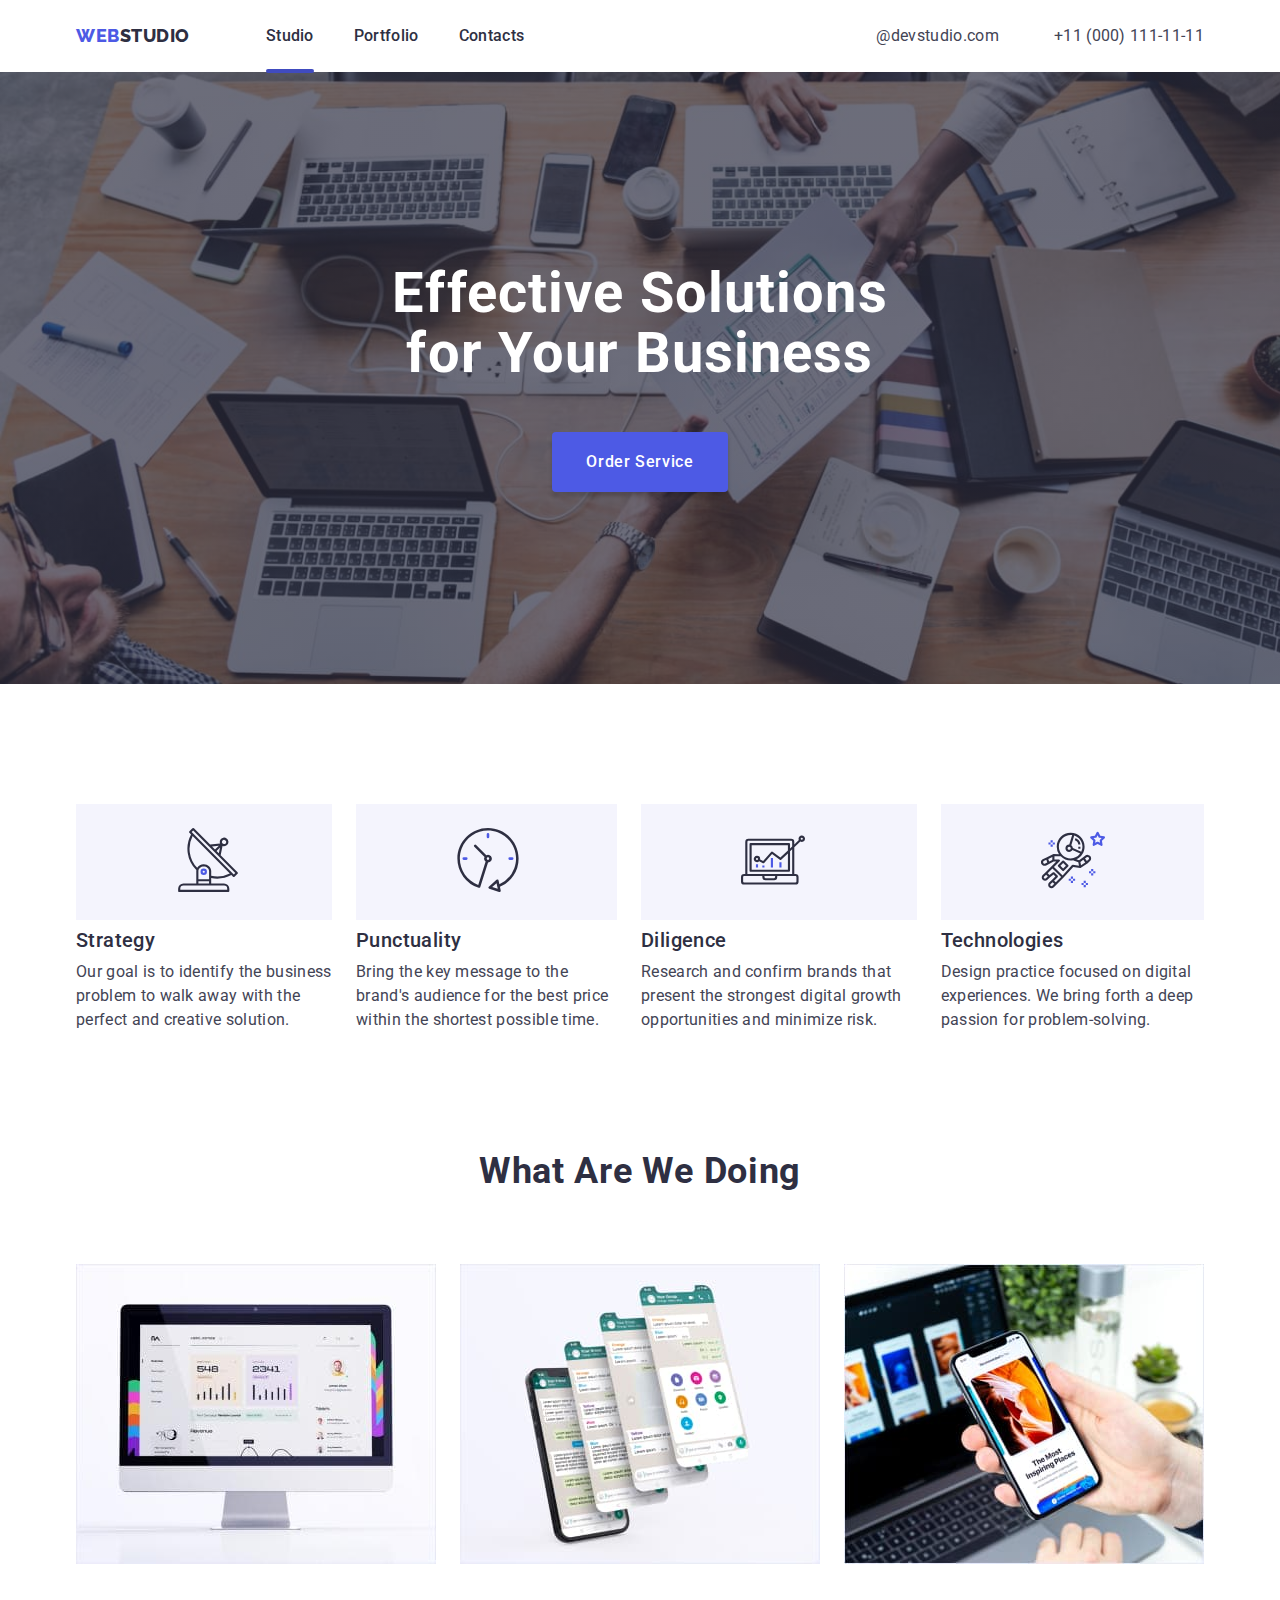
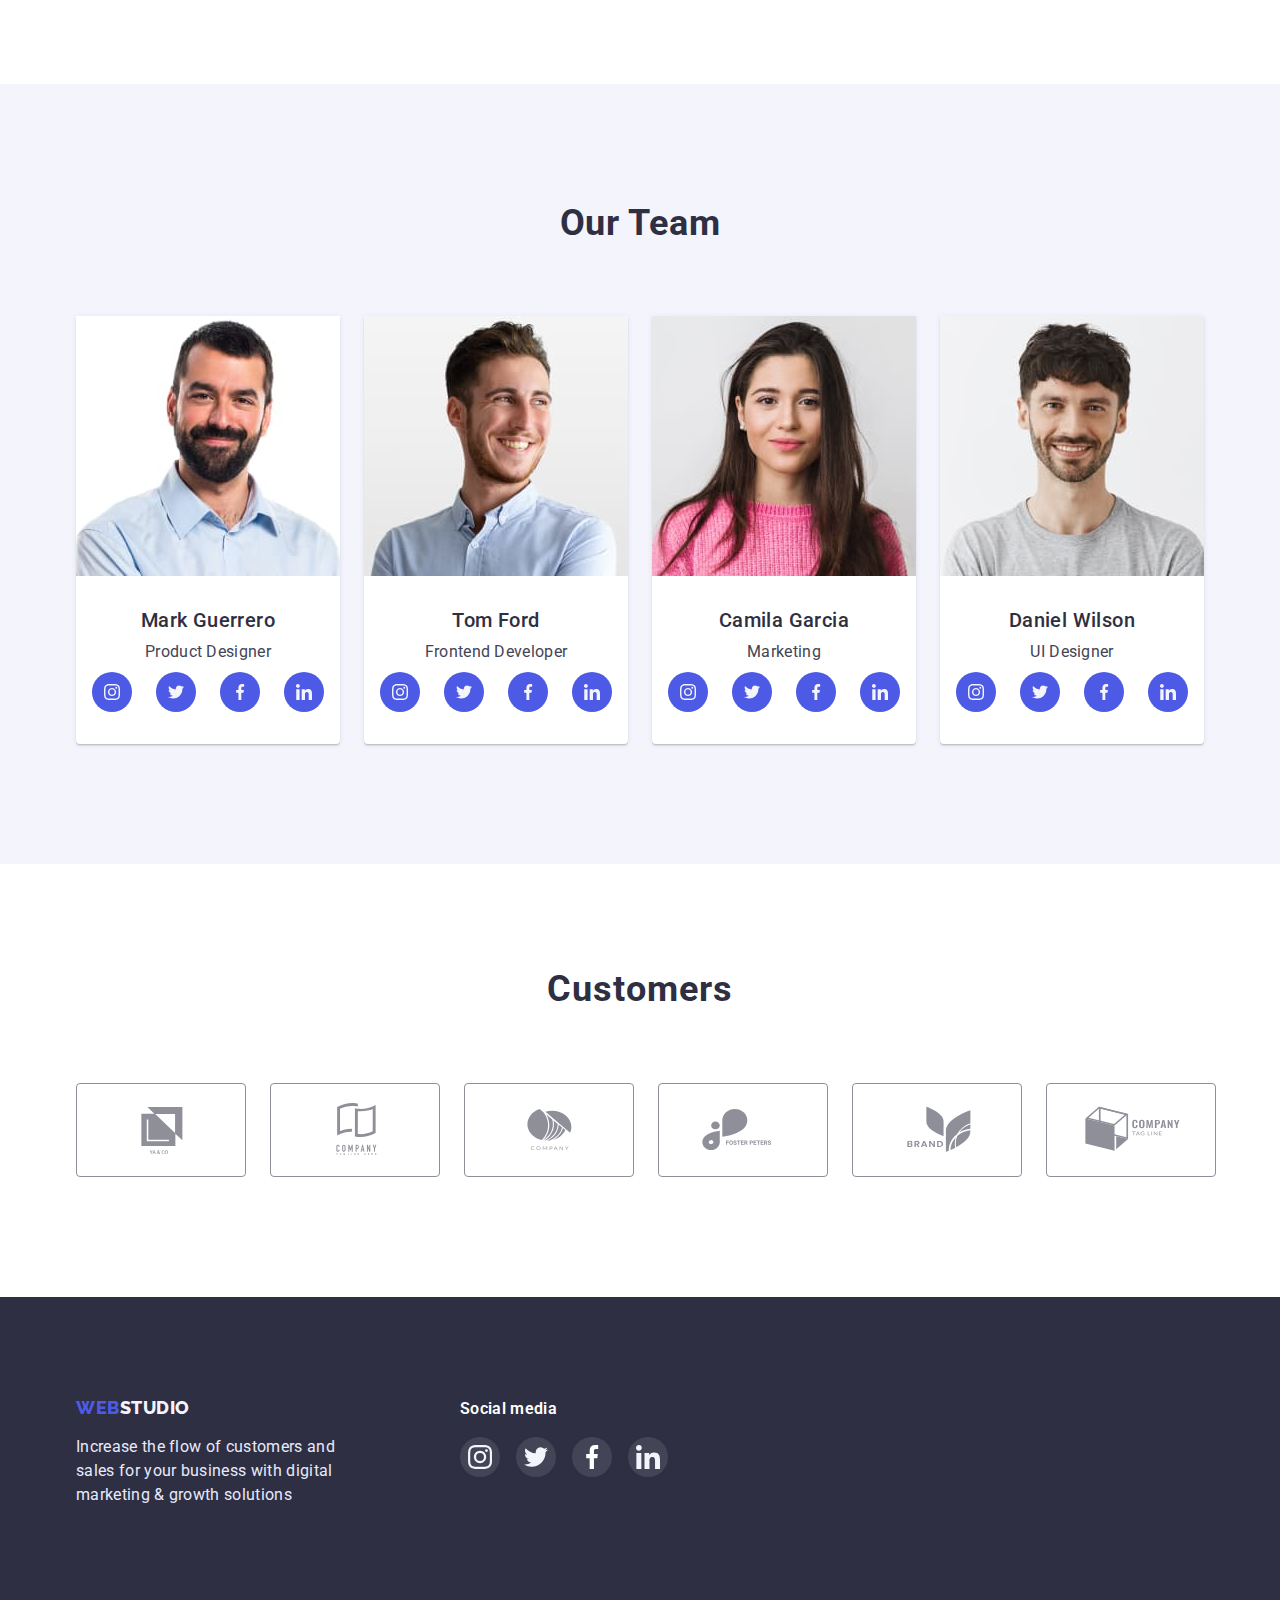
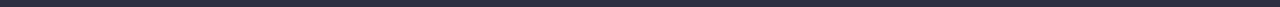
<file: index.html>
<!DOCTYPE html>
<html lang="en">
<head>
    <meta charset="UTF-8">
    <meta http-equiv="X-UA-Compatible" content="IE=edge">
    <meta name="viewport" content="width=device-width, initial-scale=1.0">
    <title>WEBSTUDIO</title>
    <link rel="preconnect" href="https://fonts.googleapis.com"><link rel="preconnect" href="https://fonts.gstatic.com" crossorigin>
    <link href="https://fonts.googleapis.com/css2?family=Raleway:wght@800&family=Roboto:wght@400;500;700;900&display=swap" rel="stylesheet">
    <link rel="stylesheet" href="https://cdnjs.cloudflare.com/ajax/libs/modern-normalize/1.1.0/modern-normalize.css" integrity="sha512-Y0MM+V6ymRKN2zStTqzQ227DWhhp4Mzdo6gnlRnuaNCbc+YN/ZH0sBCLTM4M0oSy9c9VKiCvd4Jk44aCLrNS5Q==" 
    crossorigin="anonymous" referrerpolicy="no-referrer" />
    <link rel="stylesheet" href="css/styles.css">
</head>
<body>
    <!--Шапка сайта-->
   <header class="header">
    <div class="container page-header-container">
           <nav class="header-navigation">
                <a href="./index.html" class="logo logo-header"><span class="web top">Web</span><spam class="studio top">Studio</span></a>
                     <ul class="site-nav list" >
                        <li class="item" >
                           <a href="./index.html" class="link link-activ current">Studio</a>
                        </li>
                        <li class="item">
                            <a href="./portfolio.html" class="link link-activ">Portfolio</a>
                        </li>
                        <li class="item">
                           <a href="" class="link link-activ">Contacts</a>
                       </li>
                     </ul>
            </nav>
                     <ul class="contakt-nav list">
                         <li>
                             <a href="mailto:info@devstudio.com" class="contakt-phone link-activ">@devstudio.com
                             </a>
                         <li>
                     <a href="tel:+110001111111" class="contakt-mail link-activ">+11 (000) 111-11-11
                         </a>
                         </li>
                     </ul>
</div>
   </header>

   <!--Mein-->
   <main>
    <!--Герой-->
    <section class="hero section" >
        <div class="container">
        <h1 class="hero-title">Effective Solutions for Your Business
        </h1>
        <button class="button-main" type="button" data-modal-open> Order Service
        </button> 
        </div>
    </section>
    <!--Наші переваги-->
    <section class="section-features section">
        <div class="container">
        <h2 class="section-title visual-hidden">Our features</h2>
            <ul class="features list">
            <li class="features-menu">
                <div class="features-box-item">
                    <svg class="features-icon">
                        <use href="./images/sprite.svg#icon-antenna"></use>
                    </svg>
                </div>
                <h3 class="features-title">Strategy
                </h3>
                <p class="text">Our goal is to identify the business
                    problem to walk away with the perfect and creative solution. 
                </p>
            </li>
            <li class="features-menu">
                <div class="features-box-item">
                    <svg class="features-icon">
                        <use href="./images/sprite.svg#icon-clock"></use>
                    </svg>
                </div>
                <h3 class="features-title">Punctuality
                </h3>
                <p class="text">Bring the key message to the brand's audience for the best price within the shortest possible time.
                </p>
            </li>
            <li class="features-menu">
                <div class="features-box-item">
                    <svg class="features-icon">
                        <use href="./images/sprite.svg#icon-diagram"></use>
                    </svg>
                </div>
                <h3 class="features-title">Diligence
                </h3>
                <p class="text">Research and confirm brands that present the strongest digital growth opportunities and minimize risk.
                </p>
            </li>
            <li class="features-menu" >
                <div class="features-box-item">
                    <svg class="features-icon">
                        <use href="./images/sprite.svg#icon-astronaut"></use>
                    </svg>
                </div>
                <h3 class="features-title">Technologies
                </h3>
                <p class="text">Design practice focused on digital experiences. We bring forth a deep passion for problem-solving.
                </p>
            </li>
        </ul>
    </div>
    </section>
    <!--Наша робота-->
    <section class="section-work section">
        <div class="container">
        <h2 class="section-title">What are we doing
        </h2>
        <ul class="work list">
            <li>
                <img src="./images/gallery/img.jpg" alt="monitor" 
                width="360"
                height="300"
                />
            </li>
            <li>
                <img src="./images/gallery/img2.jpg" alt="vkladky telefona"
                width="360"
                height="300"
                />
            </li>
            <li>
                <img src="./images/gallery/img3.jpg" alt="telefon"
                width="360"
                height="300"
                />
            </li>
        </ul>
    </div>
    </section>
    <!--Команда-->
    <section class="section-team section">
        <div class="container">
        <h2 class="section-title">Our Team
        </h2>
        <ul class="team-menu list" >
            <li class="team-item">
                <img src="./images/team/mark_guerrero.jpg" alt="foto by Mark Guerrero"
                width="264"
                height="260"/>
                <div class="flex-team">
                <h3 class="person">Mark Guerrero</h3>
                <p class="text">Product Designer</p>
             <ul class="social-list list">
             <li class="social-list-item">
                 <a href="" class="social-list-link">
                 <svg class="social-list-icon" width="16" height="16">
                    <use href="./images/sprite.svg#icon-instagram"></use>
                 </svg>
                </a>
            </li>
            <li class="social-list-item">
                <a href="" class="social-list-link">
                <svg class="social-list-icon" width="16" height="16">
                    <use href="./images/sprite.svg#icon-twitter"></use>
                </svg>
               </a>
           </li>
           <li class="social-list-item">
            <a href="" class="social-list-link">
           <svg class="social-list-icon" width="16" height="16">
            <use href="./images/sprite.svg#icon-facebook"></use>
           </svg>
           </a>
       </li>
       <li class="social-list-item">
        <a href="" class="social-list-link">
        <svg class="social-list-icon" width="16" height="16">
            <use href="./images/sprite.svg#icon-linkedin"></use>
        </svg>
       </a>
   </li>
             </ul>
            </div>
            </li>
            <li class="team-item">
                <img src="./images/team/tom_ford.jpg" alt="foto by Tom Ford"
                width="264"
                height="260"/>
                <div class="flex-team">
                <h3 class="person">Tom Ford</h3>
                <p class="text">Frontend Developer</p>
                <ul class="social-list list">
             <li class="social-list-item">
                 <a href="" class="social-list-link">
                 <svg class="social-list-icon" width="16" height="16">
                    <use href="./images/sprite.svg#icon-instagram"></use>
                 </svg>
                </a>
            </li>
            <li class="social-list-item">
                <a href="" class="social-list-link">
                <svg class="social-list-icon" width="16" height="16">
                    <use href="./images/sprite.svg#icon-twitter"></use>
                </svg>
               </a>
           </li>
           <li class="social-list-item">
            <a href="" class="social-list-link">
           <svg class="social-list-icon" width="16" height="16">
            <use href="./images/sprite.svg#icon-facebook"></use>
           </svg>
           </a>
       </li>
       <li class="social-list-item">
        <a href="" class="social-list-link">
        <svg class="social-list-icon" width="16" height="16">
            <use href="./images/sprite.svg#icon-linkedin"></use>
        </svg>
       </a>
   </li>
             </ul>
            </div>
            </li>
            <li class="team-item">
                <img src="./images/team/camila_garcia.jpg" alt="foto by Camila Garcia"
                width="264"
                height="260"/>
                <div class="flex-team">
                <h3 class="person">Camila Garcia</h3>
                <p class="text">Marketing</p>
                <ul class="social-list list">
                    <li class="social-list-item">
                        <a href="" class="social-list-link">
                        <svg class="social-list-icon" width="16" height="16">
                           <use href="./images/sprite.svg#icon-instagram"></use>
                        </svg>
                       </a>
                   </li>
                   <li class="social-list-item">
                       <a href="" class="social-list-link">
                       <svg class="social-list-icon" width="16" height="16">
                           <use href="./images/sprite.svg#icon-twitter"></use>
                       </svg>
                      </a>
                  </li>
                  <li class="social-list-item">
                   <a href="" class="social-list-link">
                  <svg class="social-list-icon" width="16" height="16">
                   <use href="./images/sprite.svg#icon-facebook"></use>
                  </svg>
                  </a>
              </li>
              <li class="social-list-item">
               <a href="" class="social-list-link">
               <svg class="social-list-icon" width="16" height="16">
                   <use href="./images/sprite.svg#icon-linkedin"></use>
               </svg>
              </a>
          </li>
                    </ul>
                   </div>
                   </li>
            <li class="team-item">
                <img src="./images/team/daniel_wilson.jpg" alt="foto by Daniel Wilson"
                width="264"
                height="260"/>
                <div class="flex-team">
                <h3 class="person">Daniel Wilson</h3>
                <p class="text">UI Designer</p>
                <ul class="social-list list">
                    <li class="social-list-item">
                        <a href="" class="social-list-link">
                        <svg class="social-list-icon" width="16" height="16">
                           <use href="./images/sprite.svg#icon-instagram"></use>
                        </svg>
                       </a>
                   </li>
                   <li class="social-list-item">
                       <a href="" class="social-list-link">
                       <svg class="social-list-icon" width="16" height="16">
                           <use href="./images/sprite.svg#icon-twitter"></use>
                       </svg>
                      </a>
                  </li>
                  <li class="social-list-item">
                   <a href="" class="social-list-link">
                  <svg class="social-list-icon" width="16" height="16">
                   <use href="./images/sprite.svg#icon-facebook"></use>
                  </svg>
                  </a>
              </li>
              <li class="social-list-item">
               <a href="" class="social-list-link">
               <svg class="social-list-icon" width="16" height="16">
                   <use href="./images/sprite.svg#icon-linkedin"></use>
               </svg>
              </a>
          </li>
                    </ul>
                   </div>
                   </li>
        </ul>
    </div>
    </section>
    <!-- ----------------------Customer---------------------------------------- -->
   <section class="customers">
    <div class="container">
<h2 class="customers-title">Customers</h2>
<ul class="customers-list list">
    <li class="customers-menu">
        <a href="" class="customers-link link">
            <svg class="customers-icon" width="104" height="56">
                <use href="./images/sprite.svg#icon-Logo" ></use>
            </svg>
        </a>
    </li>
    <li class="customers-menu">
        <a href="" class="customers-link">
            <svg class="customers-icon" width="104" height="56">
                <use href="./images/sprite.svg#icon-Logo2" ></use>
            </svg>
        </a>
    </li>
    <li class="customers-menu">
        <a href="" class="customers-link">
            <svg class="customers-icon" width="104" height="56">
                <use href="./images/sprite.svg#icon-Logo3" ></use>
            </svg>
        </a>
    </li>
    <li class="customers-menu">
        <a href="" class="customers-link">
            <svg class="customers-icon" width="104" height="56">
                <use href="./images/sprite.svg#icon-Logo4" ></use>
            </svg>
        </a>
    </li>
    <li class="customers-menu">
        <a href="" class="customers-link">
            <svg class="customers-icon" width="104" height="56">
                <use href="./images/sprite.svg#icon-Logo5" ></use>
            </svg>
        </a>
    </li>
    <li class="customers-menu">
        <a href="" class="customers-link">
            <svg class="customers-icon" width="104" height="56">
                <use href="./images/sprite.svg#icon-Logo6" ></use>
            </svg>
        </a>
    </li>
</ul>
    </div>
   </section>
</main> 
<!-- ------------------------Footer-------------------------------------- -->
   <footer class="footer">
    <div class="container footer-container">
        <div class="footer-content">
        <a href="./index.html" class="logo"> <span class="web down">Web</span><spam class="studio licht">Studio</span></a>
        <p class="footers text">Increase the flow of customers and sales for your business with digital marketing & growth solutions
        </p> 
    </div>
    <div class="footer-social">
        <p class="footer-social-content">Social media</p>
        <ul class="footer-social-menu list">
            <li class="social-list-item">
                <a href="" class="footer-social-link">
                <svg class="social-list-icon" width="24" height="24">
                   <use href="./images/sprite.svg#icon-instagram"></use>
                </svg>
               </a>
           </li>
           <li class="social-list-item">
            <a href="" class="footer-social-link">
            <svg class="social-list-icon" width="24" height="24">
               <use href="./images/sprite.svg#icon-twitter"></use>
            </svg>
           </a>
       </li>
       <li class="social-list-item">
        <a href="" class="footer-social-link">
        <svg class="social-list-icon footer-icon" width="24" height="24">
           <use href="./images/sprite.svg#icon-facebook"></use>
        </svg>
       </a>
   </li>
   <li class="social-list-item">
    <a href="" class="footer-social-link">
    <svg class="social-list-icon" width="24" height="24">
       <use href="./images/sprite.svg#icon-linkedin"></use>
    </svg>
   </a>
</li>
        </ul>
    </div>
    </div>
   </footer>
   <!-- ------------------------Модальне вікно------------------------ -->
   <div class="backdrop is-hidden" data-modal>
    <div class="modal">
        <button class="close-btn" type="button" data-modal-close>
            <svg class="close-icon" width="8" height="8">
                <use href="./images/sprite.svg#icon-close" ></use>
            </svg>
        </button>
    </div>
</div>
</section>
   <script src="./js/modal.js"></script>
</body>
</html>
</file>
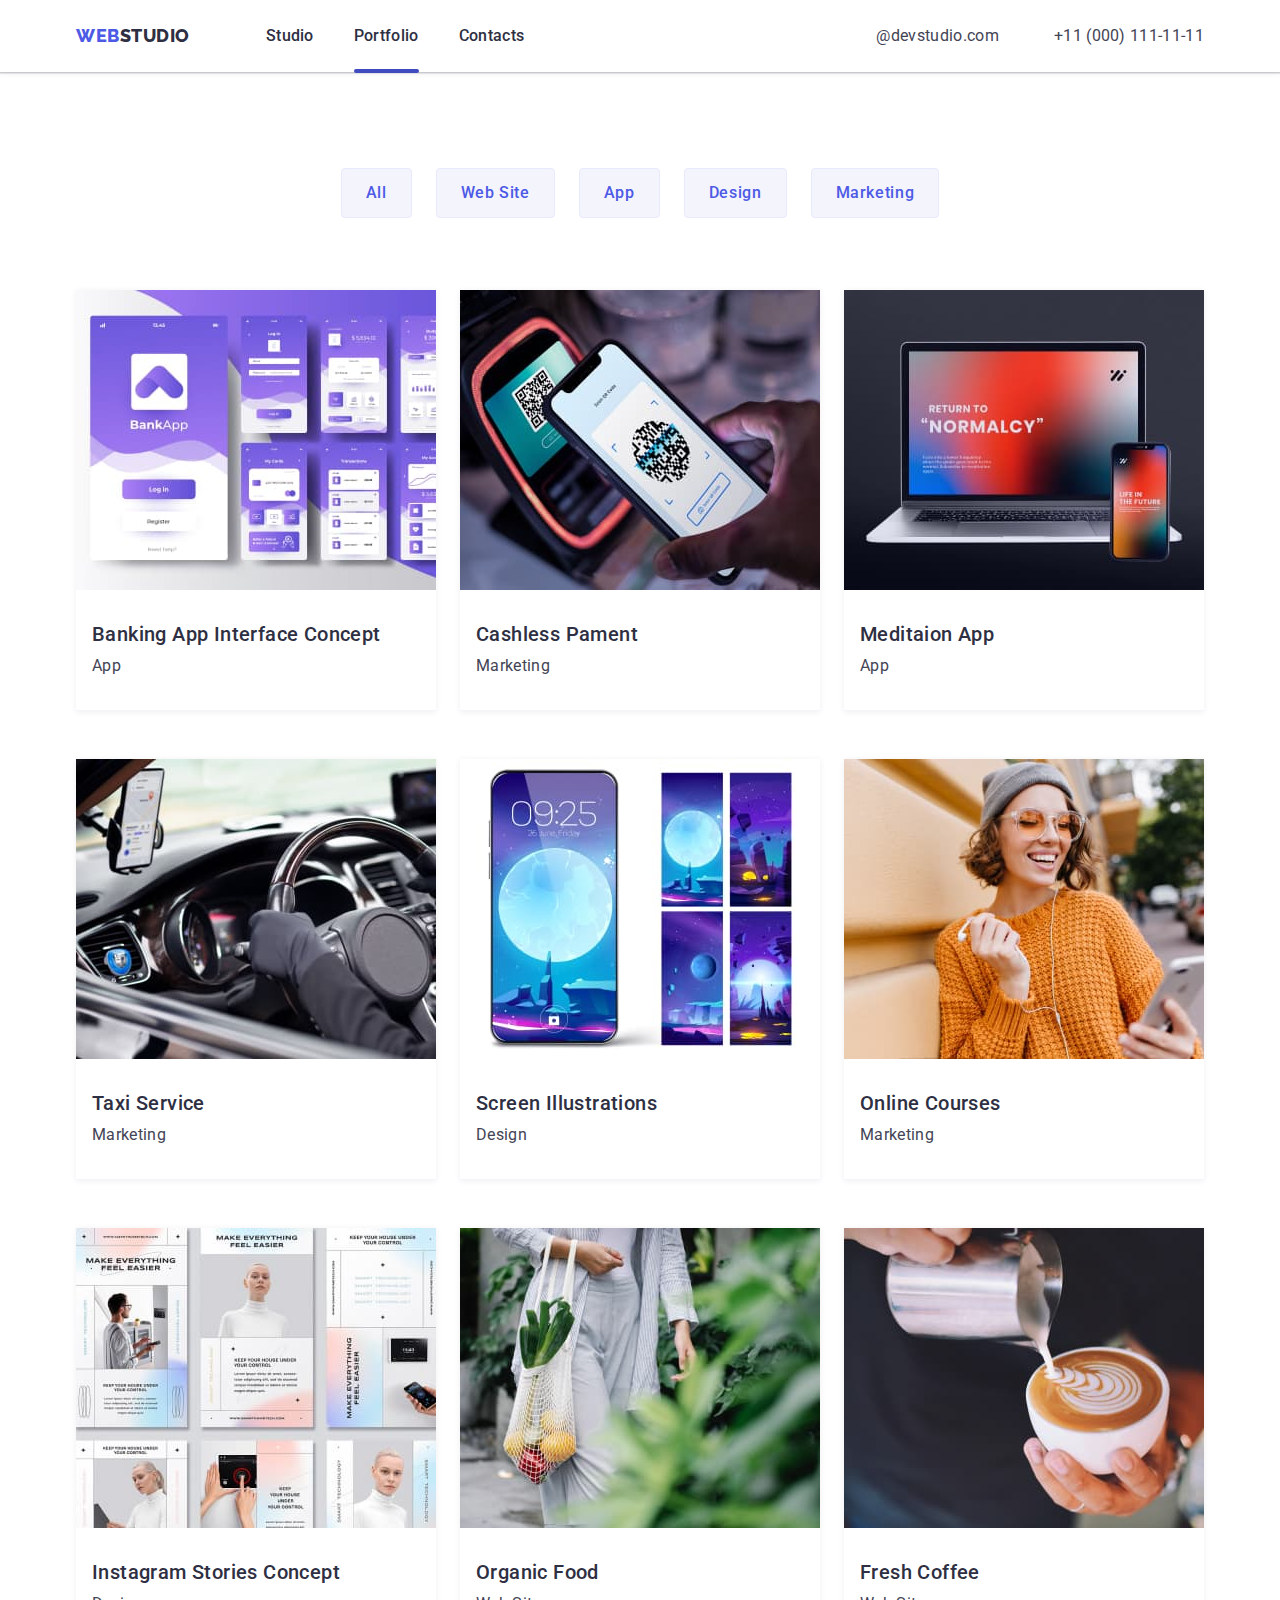
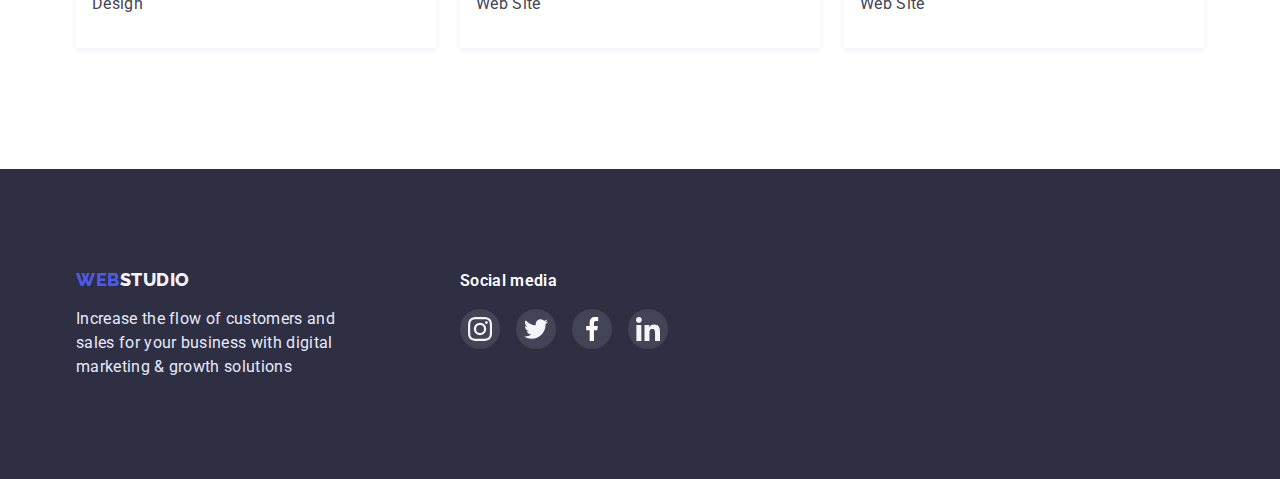
<file: portfolio.html>
<!DOCTYPE html>
<html lang="en">
<head>
    <meta charset="UTF-8">
    <meta http-equiv="X-UA-Compatible" content="IE=edge">
    <meta name="viewport" content="width=device-width, initial-scale=1.0">
    <title>portfolio</title>
    <link rel="preconnect" href="https://fonts.googleapis.com"><link rel="preconnect" href="https://fonts.gstatic.com" crossorigin>
    <link href="https://fonts.googleapis.com/css2?family=Raleway:wght@800&family=Roboto:wght@400;500;700;900&display=swap" rel="stylesheet">
    <link rel="stylesheet" href="https://cdnjs.cloudflare.com/ajax/libs/modern-normalize/1.1.0/modern-normalize.css" integrity="sha512-Y0MM+V6ymRKN2zStTqzQ227DWhhp4Mzdo6gnlRnuaNCbc+YN/ZH0sBCLTM4M0oSy9c9VKiCvd4Jk44aCLrNS5Q==" 
    crossorigin="anonymous" referrerpolicy="no-referrer" />
    <link rel="stylesheet" href="css/styles.css">
</head>
<body>
     <!--Шапка сайта-->
     <header class="header header-portfolio">
        <div class="container page-header-container">
               <nav class="header-navigation">
                    <a href="./index.html" class="logo logo-header"><span class="web top">Web</span><spam class="studio top">Studio</span></a>
                         <ul class="site-nav list" >
                            <li class="item" >
                               <a href="./index.html" class="link link-activ">Studio</a>
                            </li>
                            <li class="item">
                                <a href="./portfolio.html" class="link link-activ current">Portfolio</a>
                            </li>
                            <li class="item">
                               <a href="" class="link link-activ">Contacts</a>
                           </li>
                         </ul>
                </nav>
                         <ul class="contakt-nav list">
                             <li>
                                 <a href="mailto:info@devstudio.com" class="contakt-phone link-activ">@devstudio.com
                                 </a>
                             <li>
                         <a href="tel:+110001111111" class="contakt-mail link-activ">+11 (000) 111-11-11
                             </a>
                             </li>
                         </ul>
    </div>
       </header>
       <main>
                <!-- Секція список кнопок -->
        <section class="portfolio-section section">
            <div class="container">
                <h2 class="section-title visual-hidden"> menu </h2>
                    <ul class="buttons-list list">
                        <li class="buttons-menu">
                            <button class="buttons-portfolio" type="button">All</button> 
                        </li>
                        <li class="buttons-menu">
                             <button class="buttons-portfolio" type="button">Web Site</button> 
                        </li>
                        <li class="buttons-menu"> 
                             <button class="buttons-portfolio" type="button">App</button> 
                        </li>
                         <li class="buttons-menu"> 
                            <button class="buttons-portfolio" type="button">Design</button> 
                        </li>
                        <li class="buttons-menu">
                             <button class="buttons-portfolio" type="button">Marketing</button>
                        </li>
                    </ul>
<!---------------Список картинок-------------------  -->
                     <ul class="images-list list ">
                <li class="employees-list">
                    <a href="" class="mention">
                        <div class="list-img-wrapper">
                    <img src="./images/portfolio/suffix.jpg" alt="Phone Apps photo"
                    width="360" 
                    height="300"/>
                    <p class="overlay text">14 Stylish and User-Friendly App Design Concepts · Task Manager App · Calorie Tracker App ·
                         Exotic Fruit Ecommerce App · Cloud Storage App</p>
                        </div>
                         <div class="flex-element">
                            <h3 class="portfolio-item">Banking App Interface Concept</h3>
                            <p class="text">App</p>
                        </div>
                        </a>
                </li>
                 <li class="employees-list">
                    <a href="" class="mention">
                        <div class="list-img-wrapper">
                    <img src="./images/portfolio/suffix2.jpg" alt="Cashless Payment photo"
                     width="360"
                     height="300"/>
                     <p class="overlay text">14 Stylish and User-Friendly App Design Concepts · Task Manager App · Calorie Tracker App ·
                        Exotic Fruit Ecommerce App · Cloud Storage App</p>
                    </div>
                     <div class="flex-element">
                            <h3 class="portfolio-item">Cashless Pament</h3>
                            <p class="text">Marketing</p>
                     </div>
                        </a>
                 </li>
                 <li class="employees-list">
                    <a href="" class="mention">
                        <div class="list-img-wrapper">
                    <img src="./images/portfolio/suffix3.jpg" alt="Laptop Apps photo"
                    width="360" 
                    height="300"/>
                    <p class="overlay text">14 Stylish and User-Friendly App Design Concepts · Task Manager App · Calorie Tracker App ·
                        Exotic Fruit Ecommerce App · Cloud Storage App</p>
                    </div>
                    <div class="flex-element">
                            <h3 class="portfolio-item">Meditaion App</h3>
                            <p class="text">App</p>
                        </div>
                        </a>
                </li>
                <li class="employees-list ">
                    <a href="" class="mention">
                        <div class="list-img-wrapper">
                    <img src="./images/portfolio/suffix4.jpg" alt="Taxi Service"
                    width="360" 
                    height="300"/>
                    <p class="overlay text">14 Stylish and User-Friendly App Design Concepts · Task Manager App · Calorie Tracker App ·
                        Exotic Fruit Ecommerce App · Cloud Storage App</p>
                    </div>
                    <div class="flex-element">
                            <h3 class="portfolio-item">Taxi Service</h3>
                            <p class="text">Marketing</p>
                        </div>
                        </a>
                </li>
                <li class="employees-list ">
                    <a href="" class="mention">
                        <div class="list-img-wrapper">
                    <img src="./images/portfolio/suffix5.jpg" alt="зображення телефону"
                    width="360" 
                    height="300"/>
                    <p class="overlay text">14 Stylish and User-Friendly App Design Concepts · Task Manager App · Calorie Tracker App ·
                        Exotic Fruit Ecommerce App · Cloud Storage App</p>
                    </div>
                    <div class="flex-element">
                            <h3 class="portfolio-item">Screen Illustrations</h3>
                            <p class="text">Design</p>
                        </div>
                        </a>
                </li>
                <li class="employees-list ">
                    <a href="" class="mention">
                        <div class="list-img-wrapper">
                    <img src="./images/portfolio/suffix6.jpg" alt="фото дівчини"
                    width="360" 
                    height="300"/>
                    <p class="overlay text">14 Stylish and User-Friendly App Design Concepts · Task Manager App · Calorie Tracker App ·
                        Exotic Fruit Ecommerce App · Cloud Storage App</p>
                    </div>
                    <div class="flex-element">
                            <h3 class="portfolio-item">Online Courses</h3>
                            <p class="text">Marketing</p>
                        </div>
                        </a>
                </li>
                <li class="employees-list">
                    <a href="" class="mention">
                        <div class="list-img-wrapper">
                     <img src="./images/portfolio/suffix7.jpg" alt="design instagram"
                       width="360"
                       height="300"/>
                       <p class="overlay text">14 Stylish and User-Friendly App Design Concepts · Task Manager App · Calorie Tracker App ·
                        Exotic Fruit Ecommerce App · Cloud Storage App</p>
                    </div>
                       <div class="flex-element">
                        <h3 class="portfolio-item">Instagram Stories Concept</h3>
                        <p class="text">Design</p>
                    </div>
                    </a>
                </li>
                <li class="employees-list">
                    <a href="" class="mention">
                        <div class="list-img-wrapper">
                    <img src="./images/portfolio/suffix8.jpg" alt="Food photo"
                     width="360"
                     height="300"/>
                     <p class="overlay text">14 Stylish and User-Friendly App Design Concepts · Task Manager App · Calorie Tracker App ·
                        Exotic Fruit Ecommerce App · Cloud Storage App</p>
                    </div>
                     <div class="flex-element">
                        <h3 class="portfolio-item">Organic Food</h3>
                        <p class="text">Web Site</p>
                    </div>
                    </a>
                 </li>
                  <li class="employees-list">
                    <a href="" class="mention">
                        <div class="list-img-wrapper">
                        <img src="./images/portfolio/suffix9.jpg" alt="coffee photo"
                 width="360"
                 height="300"/>
                 <p class="overlay text">14 Stylish and User-Friendly App Design Concepts · Task Manager App · Calorie Tracker App ·
                    Exotic Fruit Ecommerce App · Cloud Storage App</p>
                </div>
                 <div class="flex-element ">
                        <h3 class="portfolio-item">Fresh Coffee</h3>
                        <p class="text">Web Site</p>
                    </div>
                    </a>
                </li>
                </ul>
            </div>
    </section>
    </main>
    <footer class="footer">
        <div class="container footer-container">
            <div class="footer-content">
            <a href="./index.html" class="logo"> <span class="web down">Web</span><spam class="studio licht">Studio</span></a>
            <p class="footers text">Increase the flow of customers and sales for your business with digital marketing & growth solutions
            </p> 
        </div>
        <div class="footer-social">
            <p class="footer-social-content">Social media</p>
            <ul class="footer-social-menu list">
                <li class="social-list-item">
                    <a href="" class="footer-social-link">
                    <svg class="social-list-icon" width="24" height="24">
                       <use href="./images/sprite.svg#icon-instagram"></use>
                    </svg>
                   </a>
               </li>
               <li class="social-list-item">
                <a href="" class="footer-social-link">
                <svg class="social-list-icon" width="24" height="24">
                   <use href="./images/sprite.svg#icon-twitter"></use>
                </svg>
               </a>
           </li>
           <li class="social-list-item">
            <a href="" class="footer-social-link">
            <svg class="social-list-icon footer-icon" width="24" height="24">
               <use href="./images/sprite.svg#icon-facebook"></use>
            </svg>
           </a>
       </li>
       <li class="social-list-item">
        <a href="" class="footer-social-link">
        <svg class="social-list-icon" width="24" height="24">
           <use href="./images/sprite.svg#icon-linkedin"></use>
        </svg>
       </a>
    </li>
            </ul>
        </div>
        </div>
       </footer>
</body>
</html>
</file>
<file: css/styles.css>
h1,h2, h3,h4,h5,h6,p{
    margin:0;
}
ul, ol{
    margin:0;
    padding: 0;
}
img{
    display: block;
   
}
*,::after,::before{
    box-sizing: border-box;
}
.container{
width: 1158px;
margin-left: auto;
margin-right: auto;
padding-left: 15px;
padding-right: 15px;
}

:root{
    --primary-text-color: #434455;
    --title-text-color: #2E2F42;
    --primary-licht-color: #FFFFFF;
    --primary-background-color: #4D5AE5;
    --active-buttons-background: #404BBF;
    --main-line-height: 1.33;
    --transitionn-dur-and-func:250ms cubic-bezier(0.4, 0, 0.2, 1);
}
body{
    color: var(--primary-text-color);
    font-family: 'Roboto', sans-serif;
    font-style: normal;
}
.section{
    padding-top: 120px;
    padding-bottom: 120px;
}
.current{
    position: relative;
    color: var(--active-buttons-background);
}

.current::after{
    content:"";
    position: absolute;
    width: 100%;
    height: 4px;
    border-radius: 2px;
    background-color: var(--active-buttons-background);
    left:0;
    bottom: -28px;
}
/* -------------------------------------HEADER---------------------------------------------- */
.logo{
    display: flex;
    flex-direction: row;
    text-decoration: none;
    font-family: 'Raleway';
    font-style: normal;
    font-weight: 800;
    font-size: 18px;
    align-items: center;
    letter-spacing: 0.03em;
    text-transform: uppercase;
} 
.web{
    color: #4D5AE5;
}
.top{
    line-height: var(--main-line-height);
}
.studio{
    color: var(--title-text-color);
}
.logo-header{
    margin-right: 76px;
}
.header{
    padding-top: 24px;
    padding-bottom: 24px;
}
.list{
    list-style: none; 
}
 .site-nav .link-activ {
    color: var(--title-text-color);
    text-decoration: none;
    font-weight: 500;
    font-size: 16px;
    line-height: 1.5;
    letter-spacing: 0.02em;
    transition: color var(--transitionn-dur-and-func);
    }
    .link-activ:is(:hover,:focus){
        color:var(--active-buttons-background);
    }

.contakt-phone, .contakt-mail {
    text-decoration: none;
    color: var(--primary-text-color);
    font-size: 16px;
    line-height: 1.5;
    letter-spacing: 0.02em;
}
.contakt-mail {
    margin-left: 15px;
}
.contakt-phone{
margin-right: 40px;
}
.page-header-container{
    display: flex;
    align-items: center;
    justify-content: space-between;
}
.header-navigation{
    display: flex;
    align-items: center;
}
.site-nav{
    display: flex;
    align-items: center;
}
.contakt-nav{
    display: flex;
    align-items: center;
}
.item:not(:last-child){
    margin-right: 40px;
}
/* ------------------------------------------------------HERO------------------------------------------------------ */
.hero-title{
    max-width: 496px;
    color: var(--primary-licht-color);
    font-size: 56px;
    line-height: 1.07;
    text-align: center;
    letter-spacing: 0.02em;
    margin: auto;
    margin-bottom: 48px;
    }
.hero{
    background-color: #2E2F42;
    background-image: linear-gradient(rgba(46, 47, 66, 0.7), rgba(46, 47, 66, 0.7)),
    url(../images/hero/people-office.jpg);
    background-size: cover;
    max-width: 1440px;
    padding-top: 192px;
    padding-bottom: 192px;
   margin: auto;
}
.section-title{
    color: var(--title-text-color);
    font-size: 36px;
    line-height: 1.11;
    text-align: center;
    letter-spacing: 0.02em;
    text-transform: capitalize;
    margin-bottom: 72px;
}
.button-main{
    font-family: 'Roboto';
    font-style: normal;
    font-weight: 500;
    font-size: 16px;
    line-height: 1.5;
    letter-spacing: 0.04em;
    background-color: var(--primary-background-color);
    color: var(--primary-licht-color);
    cursor: pointer;
    border-color: transparent;
    box-shadow: 0px 4px 4px rgba(0, 0, 0, 0.15);
    border-radius: 4px;
    min-width: 170px;
    padding: 16px 32px;
    display: block;
    margin:auto;
    transition: background-color var(--transitionn-dur-and-func);
}
.button-main:hover,
.button-main:focus {
      background-color: var(--active-buttons-background);
}
.features-title, .person, .portfolio-item{
    color: var(--title-text-color);
    font-weight: 500;
    font-size: 20px;
    line-height: 1.2;
    letter-spacing: 0.02em;
    margin-bottom: 8px;
}
.visual-hidden {
    position: absolute;
    white-space: nowrap;
    width: 1px;
    height: 1px;
    overflow: hidden;
    border: 0;
    padding: 0;
    clip: rect(0 0 0 0);
    clip-path: inset(50%);
    margin: -1px;
}

/* ------------------------------------------------------features--------------------------------- */
.features{
    display: flex;
}
.features-menu{
    width:calc((100%-72px)/4);
}
.features-menu:not(:last-child){
    margin-right: 24px;
}
.text{
    font-weight: 400;
    font-size: 16px;
    line-height: 1.5;
    letter-spacing: 0.02em;
    color: var(--primary-text-color);
}
.features-box-item{
    background-color: #F4F4FD;
    margin-bottom: 8px;
}
.features-icon {
    width: 64px;
    height: 64px;
    margin-top: 24px;
    margin-bottom: 24px;
    margin-left: 100px;
}

/* -----------------------------------------------------Наша робота------------------------------- */
.section-work{
    padding-top: 0;
}
.work{
    display: flex;
    gap: 24px;
    width: calc((100%-48px)/3);
}
/* ----------------------------------------------------Наша команда---------------------------------- */
.section-team{
    background-color:#F4F4FD; 
    margin: auto;
}
.team-menu{
    display: flex;
    gap: 24px;
    width:calc((100%-72px)/4);
}
.team-item{
background: #FFFFFF;
box-shadow: 0px 1px 6px rgba(46, 47, 66, 0.08),
 0px 1px 1px rgba(46, 47, 66, 0.16), 0px 2px 1px rgba(46, 47, 66, 0.08);
border-radius: 0px 0px 4px 4px;

}
.flex-team{
    display: flex;
    flex-direction: column;
    justify-content: center;
    align-items: center;
   padding-left: 16px;
   padding-right: 16px;
   padding-top: 32px;
   padding-bottom: 32px;
}
.social-list{
    display: flex;
    justify-content: center;
    gap: 24px;
    margin-top: 8px;
}
.social-list-item {
    height: 40px;
    width: 40px;
  
}
.social-list-link {
    width: 100%;
    height: 100%;
    background-color: var(--primary-background-color); 
    display: flex;
    border-radius: 50%;
    align-items: center;
    justify-content: center;
    transition: background-color var(--transitionn-dur-and-func);
}
.social-list-link:is(:hover,:focus){
    background-color: var(--active-buttons-background);
}
    
.social-list-icon {
    fill:#F4F4FD;
}
/* ---------------------customer------------------------------- */
.customers{
    padding-top: 105px;
    padding-bottom: 120px;
}
.customers-title{
    font-weight: 700;
    font-size: 36px;
    line-height: 1.16;
    text-align: center;
    letter-spacing: 0.03em;
    color: var(--title-text-color);
}
.customers-list{
    display: flex;
    gap: 24px;
    margin-top: 72px;
}
.customers-menu {
    width:calc((100%-120px)/6);
}
.customers-link{
    display: block;
    color: #8E8F99;
    width: 168px;
    height: 88px;
    padding: 16px 32px;
    border: 1px solid #8E8F99;
    border-radius: 4px;  
    width: 100%;
    height: 100%;
    transition: border-color var(--transitionn-dur-and-func), color var(--transitionn-dur-and-func);
}
.customers-icon {
    fill: currentColor;
    }
.customers-link:is(:hover,:focus){
    border-color:var(--active-buttons-background);
    color: var(--active-buttons-background);
}
/* .customers-link:is(:hover,:focus) .customers-icon {
    fill:var(--active-buttons-background) */
/* } */
/* -----------------------------------Footter--------------------------------------------------- */
.footer {
    background-color: #2E2F42;
    margin: auto;
    padding-top: 100px;
    padding-bottom: 100px;
}
.down{
line-height: 1.16;
}
.licht{
    color: #F4F4FD;
    line-height: 1.16;
}
.footers {
color: #E7E9FC;
margin-top: 16px;
max-width: 264px;
}
.footer-container{
    display: flex;
    align-items: baseline;
}
.footer-social{
    margin-left: 120px;
}
.footer-social-content{
font-weight: 600;
font-size: 16px;
line-height:1.5;
letter-spacing: 0.02em;
color: #FFFFFF;
}
.footer-social-menu {
    display: flex;
    gap:16px;
    margin-top:16px;
}
.footer-social-link {
    width: 100%;
    height:100%;
    background: rgba(255, 255, 255, 0.1);
    border:50%;
    display:flex;
    border-radius: 50%;
    align-items: center;
    justify-content: center;
    color: #ffffff;
    transition: backgraund-color var(--transitionn-dur-and-func);
}
.footer-icon {
    fill:currentColor;
}
.footer-social-link:is(:hover,:focus){
    background-color: #31D0AA;
}
/* ---------------------------------------PORTFOLIO------------------------------------------------ */
.header-portfolio{
    background: #FFFFFF;
box-shadow: 0px 2px 1px rgba(46, 47, 66, 0.08), 0px 1px 1px
 rgba(46, 47, 66, 0.16), 0px 1px 6px rgba(46, 47, 66, 0.08);
margin: auto;
}
.portfolio-section{
    padding-top: 96px;
    padding-bottom: 120px;
}
.buttons-list{
    display: flex;
    align-items: center;
    margin-bottom: 72px;
    justify-content: center;
}
.buttons-menu:not(:last-child){
    margin-right: 24px;
}
.buttons-portfolio{
    font-family: 'Roboto', sans-serif;
    font-style: normal;
    background-color: #F4F4FD;;
    color:var(--primary-background-color);
    border-color: transparent;
    border: 1px solid #E7E9FC;
    border-radius: 4px;
    font-weight: 500;
    font-size: 16px;
    line-height: 1.5;
    letter-spacing: 0.04em;
    padding: 12px 24px;
    transition: background-color var(--transitionn-dur-and-func), color var(--transitionn-dur-and-func),box-shadow var(--transitionn-dur-and-func);
}
.buttons-portfolio:hover,
.buttons-portfolio:focus {
      background-color: var(--active-buttons-background);
      color: var(--primary-licht-color);
      box-shadow: 0px 4px 4px rgba(0, 0, 0, 0.15);
}
.images-list{
    display: flex;
    flex-wrap: wrap;
    column-gap: 24px;
    row-gap: 48px;
}
.employees-list{
flex-basis:calc((100% - 48px)/3);
background: #ffffff;
border-bottom: 0.5px solid #F4F4FD;
box-shadow: 0px 1px 6px rgba(46, 47, 66, 0.08);
transition: box-shadow var(--transitionn-dur-and-func);
}
.employees-list:is(:hover,:focus){
box-shadow: 0px 1px 6px rgba(46, 47, 66, 0.08), 
0px 1px 1px rgba(46, 47, 66, 0.16), 0px 2px 1px rgba(46, 47, 66, 0.08);
}
.flex-element{
justify-content: center;
align-items: flex-start;
padding-top: 32px;
padding-bottom: 32px;
gap: 8px;
padding-left: 16px;
}
.mention{
    text-decoration: none;
   
}
.list-img-wrapper{
    position: relative;
    overflow: hidden;
}
.overlay{
    position: absolute;
    background-color: var(--primary-background-color);
    color: #F4F4FD;
    padding-left: 32px;
    padding-right: 32px;
    padding-top: 40px;
    left: 0;
    top: 0;
    width: 100%;
    height: 100%;
    overflow:auto;
    transform: translate(0, 100%);
    transition: transform var(--transitionn-dur-and-func);
}

.mention:hover .overlay,
.mention:focus .overlay{
     transform: translate(0, 0);
}
/* ---------------------MODAL WINDOW---------------- */
.backdrop{
    position: fixed;
    top:0;
    left:0;
    width: 100%;
    height: 100%;
    background-color: rgba(46, 47, 66, 0.4);
    transition: opacity var(--transitionn-dur-and-func), visibility var(--transitionn-dur-and-func);
}
.backdrop.is-hidden{
    opacity: 0;
    visibility: hidden;
    pointer-events: none;
}
.modal{
position: absolute;
top: 50%;
left: 50%;
width: 408px;
min-height: 576px;
background: #FCFCFC;
transform: translate(-50%,-50%) scaleY(1);
padding: 20px;
}
.backdrop.backdrop.is-hidden .modal{
    transform: translate(-50%,-50%) scaleY(0);
    transition: var(--transitionn-dur-and-func);
}
.close-btn{
    position: absolute;
    display: flex;
    justify-content: center;
    align-items: center;
    top: 24px;
    right: 24px;
    width: 24px;
    height: 24px;
    background: #E7E9FC;
    border: 1px solid rgba(0, 0, 0, 0.1);
    border-radius: 50%;
    padding: 0;
    cursor: pointer;
    transition: background-color var(--transitionn-dur-and-func);
}
.close-icon{
    transition: fill var(--transitionn-dur-and-func);
}
.close-btn:is(:hover,:focus){
    background-color: var(--active-buttons-background);
    fill: #ffffff;
}
</file>
